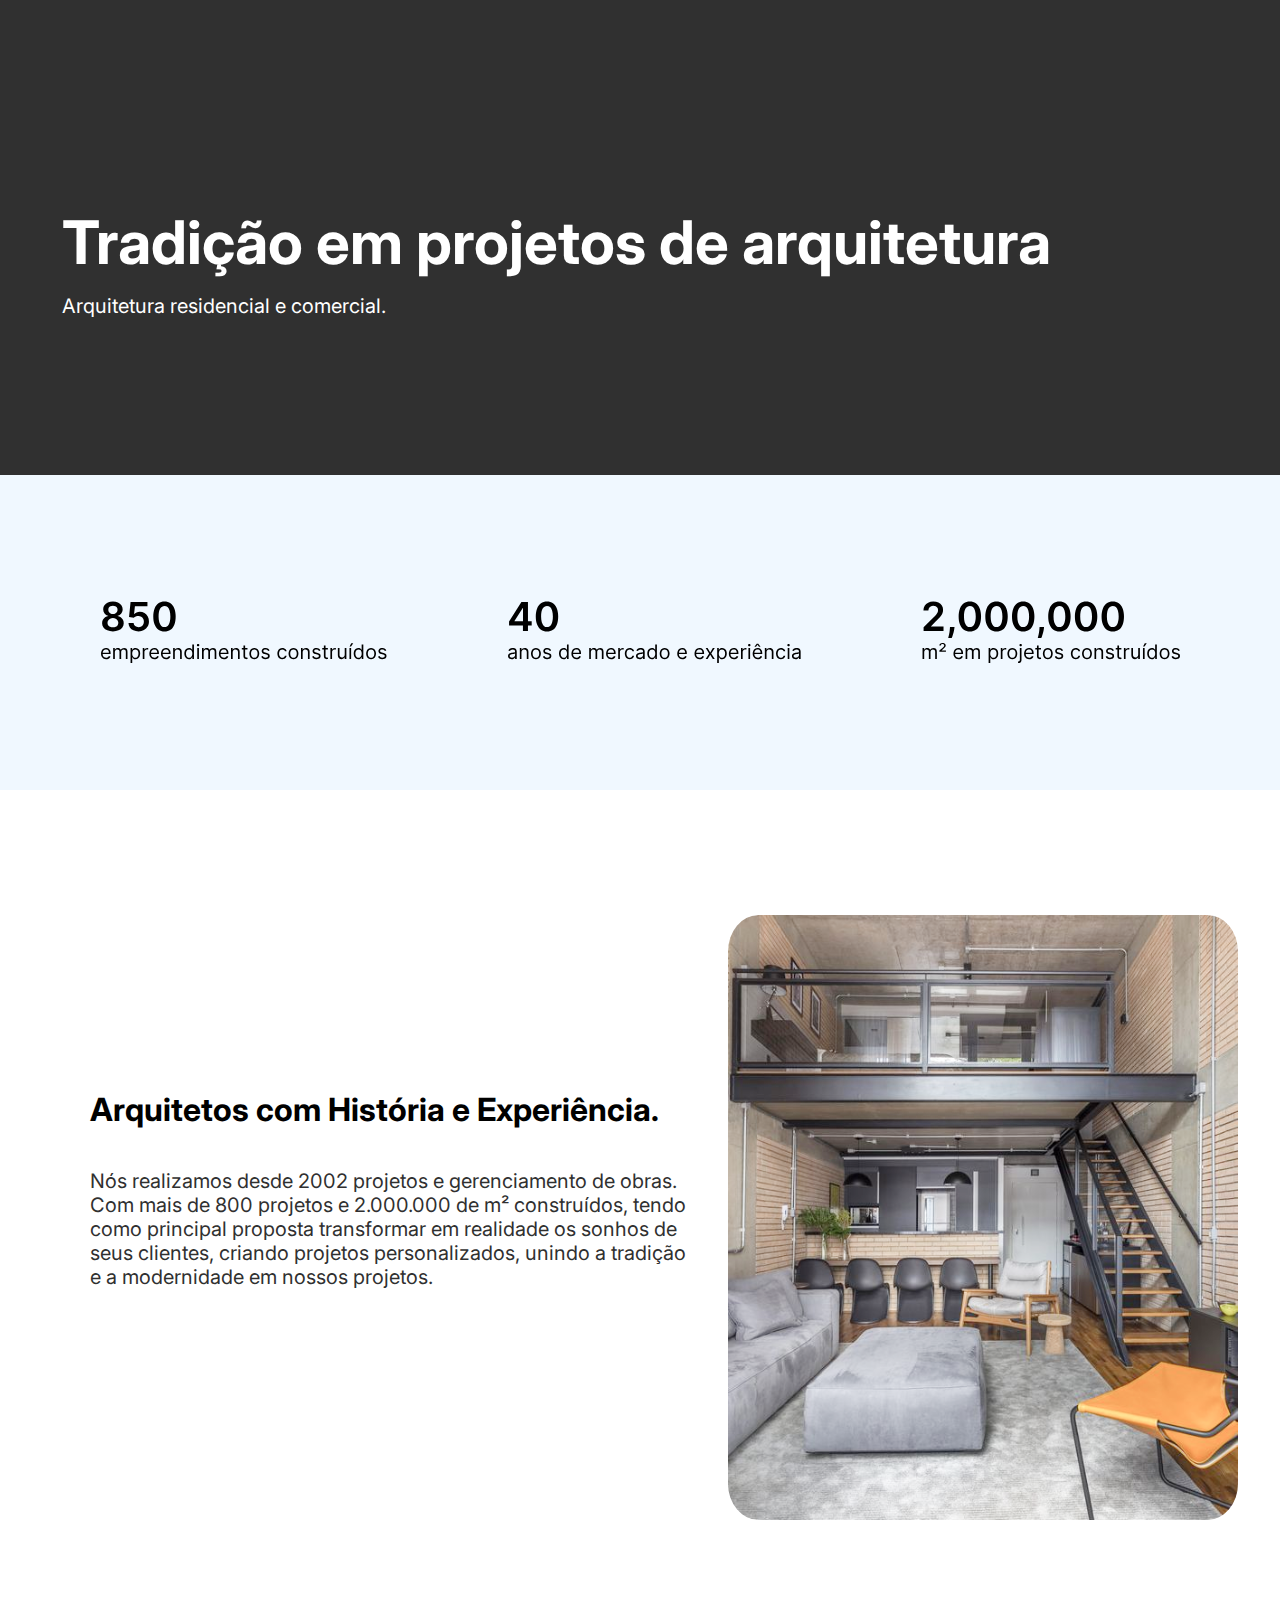
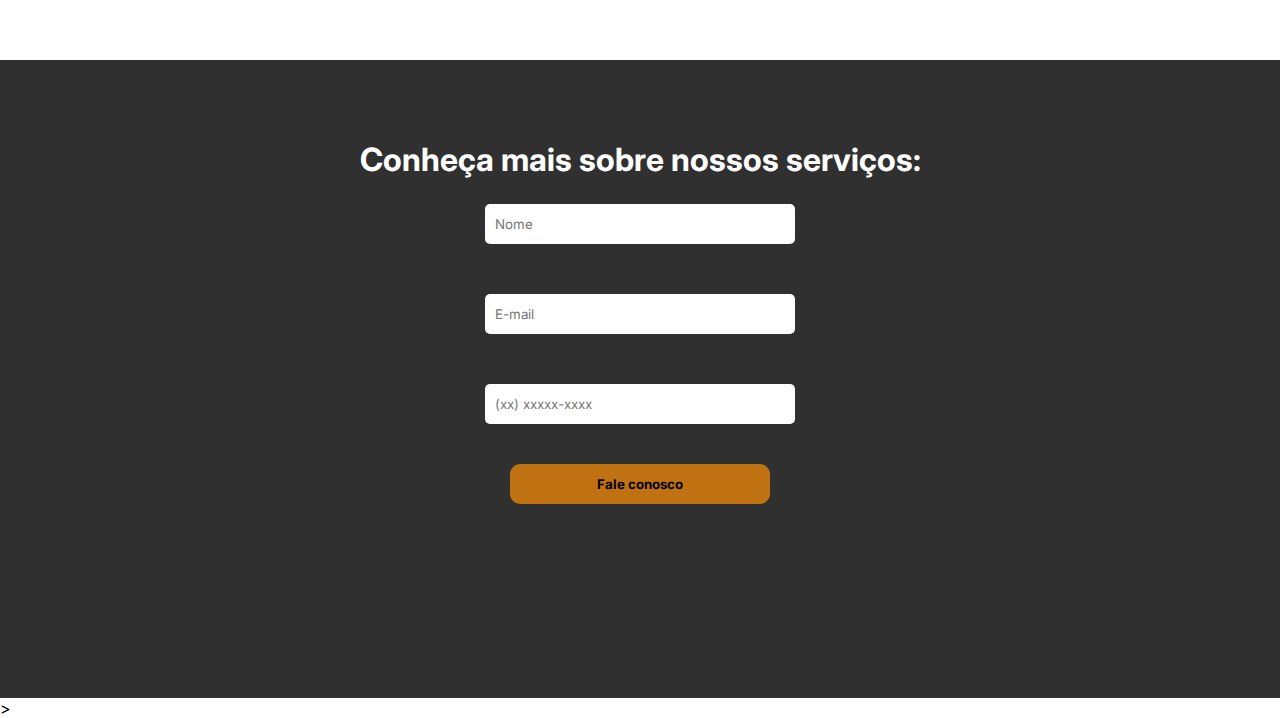
<file: index.html>
<!DOCTYPE html>
<html lang="pt-br">
<head>
    <meta charset="UTF-8">
    <meta name="MobileOptimized" content="max-device-width">
    <meta name="viewport" content="width=device-width, initial-scale=1.0">
    <link rel="stylesheet" href="index.css">
    <link rel="preconnect" href="https://fonts.googleapis.com">
    <link rel="preconnect" href="https://fonts.gstatic.com" crossorigin>
    <link href="https://fonts.googleapis.com/css2?family=Inter:wght@100..900&display=swap" rel="stylesheet">
    <link rel="preconnect" href="https://fonts.googleapis.com">
    <link rel="preconnect" href="https://fonts.gstatic.com" crossorigin>
    <link href="https://fonts.googleapis.com/css2?family=Cedarville+Cursive&display=swap" rel="stylesheet">
    <title id="title1">Projeto de arquiteturea</title>
</head>
<body>
    <div id="cabeca">
        
            <h1 id="titulocabeca">Tradição em projetos de arquitetura</h1>
            
            <p id="textocabeca">Arquitetura residencial e comercial. </p>
       
        
    </div>
        <div id="menuinformativo">
            

                <p id="if1"><img class="icone" src="./svgs/infor1.svg"></p>
                <p id="if2"><img class="icone" src="./svgs/infor2.svg"></p>
                <p id="if3"><img class="icone" src="./svgs/infor3.svg"></p>
            
        </div>
    <div id="sessao">
        <div id="texto">
            <h1 id="titulosessao">Arquitetos com História e Experiência.</h1>
            <br><br>    
            <p id="textosessao">  Nós realizamos desde 2002 projetos e gerenciamento de obras. <br>

                Com mais de 800 projetos e 2.000.000 de m² construídos, tendo <br>

                como principal proposta transformar em realidade os sonhos de <br>

                seus clientes, criando projetos personalizados, unindo a tradição <br>

                e a modernidade em nossos projetos.
            </p>
        </div>
       
        <div class="images">  
            <div class="box">
             <div class="box-image"><img src="./svgs/arquitetura.svg"></div>
            </div>
      
        </div>
    </div>
    <div id="formumlario">
       
        <form action="https://api.sheetmonkey.io/form/aEVxWnizL5egKdykgPWABB" method="post"> 
            <h1 id="tituloform">Conheça mais sobre nossos serviços:</h1>
            <input type="text" placeholder="Nome" name="Name" required><br>
            <input type="email" placeholder="E-mail" name="Email" required><br>
            <input type="tel" required placeholder="(xx) xxxxx-xxxx" name="Phone"><br>
            <input type="hidden" name="Created" value="x-sheetmonkey-current-date-time" />
            <button type="submit">Fale conosco</button>

        </form>
    </div> 
    <script src="./java/java.js"></script><!--não consegui faser um slider automático-->>
</body>
</html>
</file>
<file: index.css>
*{
    margin: 0px;
    padding: 0px;
    font-family: "inter";

}
#cabeca{
    background-color: #303030;
    background-size: calc(max-device-width * 0.98);
    width:auto;
    height: 475px;
    margin: 0;
    padding: 0;
}
  
#titulocabeca{
    font-size: 60px;
    color: #ffffff;
    padding-top: 206px;
    padding-left: 62px;
    font-family: "inter";
}
#textocabeca{
    font-size: 20px;
    color: #ffffff;
    padding-top: 16px;
    padding-left: 62px;
    font-family: "inter";
}
#menuinformativo{
    height: 235px;
    background-color: aliceblue;
    background-size: calc(max-device-width * 0.98);
    padding: 40px;
    display: grid;
    grid-template-areas: "l m r";
    animation-duration: 0.5s;
    animation-name: ladinho;
    
}
@keyframes ladinho {
    from {
      margin-left: 100%;
      width: 300%;
    }
  
    to {
      margin-left: 0%;
      width: 100%;
    }
}
/* animação para dar uma diferenciada */
#if1{
    display: flex;
    align-items: center;
    margin: auto;
    grid-area: "l";

}
#if2{
    display: flex;
    align-items: center;
    margin: auto;
    grid-area: "m";

}
#if3{
    display: flex;
    align-items: center;
    margin: auto;
    grid-area: "r";

}
.icone{
    margin: 70px 0px 70px 0px;
    align-items: center;
    padding: 0px;
}
#sessao{
    display: grid;
    grid-auto-flow: column;
    grid-column: auto;
    animation-duration: 0.5s;
    animation-name: ladinho2;
    
}
/* animação para dar uma diferenciada */
@keyframes ladinho2 {
    from {
      margin-left: 100%;
      width: 300%;
    }
  
    to {
      margin-left: 0%;
      width: 100%;
    }
}
img{
    image-rendering: calc(100% * ".box-image");
}
#texto{
    margin-left: 40px;
    padding-right: 10px;
    display: auto;
    font-family: "inter";

}
.box{
    width: 490px;
    height: 630px;
    border-radius: 6%;
    margin: 5px;
}

.box-image img{
    display: flex;
    transition: 0.7 ease-in-out;
    transform: translateX();
    width: 510px;
    height: 605px;
    margin: 50px 0px 80px 0px;
    border-radius: 6%;
    position:absolute;
}

.images{
    display: flex;
    margin: 70px 50px 160px 20px;
}
#titulosessao{
    color: #000000;
    margin-top: 300px;
    margin-left: 50px;
    font-family: "inter";

}
#textosessao{
    
    font-size: 20px;
    margin-left: 50px;
    font-family: "inter";
    color: #303030;
}
#formumlario{
    background-color: #303030;
    background-size: calc(max-device-width * 0.98);
    height: 638px;
    text-align: center;
}
#tituloform{
    font-size: 32;
    color:#ffffff;
    text-align: center;
    padding-top: 80px;
    padding-left: 48px;
    padding-right: 48px;
}
input{
    width: 300px;
    height: 40px;
    background-color: #ffffff;
    color: black;
    margin: 25px;
    border: 0px;
    border-radius: 5px;
    padding-left: 10px;
}
button{
    width: 260px;
    height: 40px;
    background-color: #C07212;
    margin: 15px;
    border: 0px;
    border-radius: 10px;
    margin-bottom: 50px;
    font-weight: bolder;
    cursor: pointer;
}
button:hover{
    background-color:#a08324;
    color: white;
    transform: translateY(-7px);
    box-shadow:0px 15px 20px 0px #4427007e;
}
/* segundo html */
#cabecaGT{
    padding: 20px;
    font-family: "Cedarville Cursive", cursive; 
    background-color: #745020c7;
    color: #310101;
    height: 180px;
    font-size: 25pt;
    text-align: center;

}
#aguarde{
    font-size: 18pt;
    text-align: center;
    color: aliceblue;
    background-image: url(./svgs/essa.gif);
    background-size: calc(180%);
    width: auto * max-width;
    height: 900px;
    font-family: "Cedarville Cursive";
    font-style: normal;
}
form{
    animation-duration: 0.5s;
    animation-name: slidein;
    
}
/* animação para dar uma diferenciada */
@keyframes slidein {
    from {
      margin-left: 100%;
      width: 300%;
    }
  
    to {
      margin-left: 0%;
      width: 100%;
    }
}
/* adaptação reponsiva para  mobile*/
@media only screen and (max-device-width: 1000px) {
    #cabeca{ 
    display: auto;
    background-image: calc(auto);
    width: max-device-width * 5px;
    height: mas-device-height * 5px;
    align-content: center;
    text-align: center;
    margin: 0px;
    
    }
    #titulocabeca{
        font-size: calc(max-device-width * 1.8%);
        margin: 0px;
        text-align: center;
        padding: 5px;
    }
    #textocabeca{
        font-size: calc(max-device-width * 1.8%);
        margin: 0px;
        text-align: center;
        padding: 5px;
    }
} 
@media only screen and  (max-device-width: 1000px){
    #menuinformativo{
        display: grid;
        grid-template-areas: "l" "m" "r";
        grid-template-columns: 1fr;
        width: calc(max-device-width * auto);
        height:850px ;
        background-color: aliceblue;
        margin-bottom: calc(max-device-width * auto);
        
    }
    
    #if1{
        display: flex;
        align-items: center;
        grid-area: "l";
        background-color: aliceblue;
        background-size: auto;
        
    }

    #if2{
        display: flex;
        align-items: center;
        
        grid-area: "m";
        background-color: aliceblue;
        margin: calc(max-device-width * auto);
        
    }
    #if3{
        display: flex;
        align-items: center;
        margin: auto;
        grid-area: "m";
        background-color: aliceblue;
        margin: calc(max-device-width * auto);
       
    }
    
}
@media only screen and  (max-device-width: 1000px){
    #sessao{
        grid-template-areas: "l" "r";
        grid-template-columns: 1fr;
        margin-top: 30px;
        margin-left: 0px;
        margin-right: 0px;
        margin-bottom: 550px;
        padding: 10px;
        height: 1000px;
        width: 400px;
        align-items: center;
        
    }
    #texto{
        display: auto;
        margin: 0px;
        padding: 0px;
        align-items:center;
        text-align: center;
        width: 400px;
    
    }
    #titulosessao{
        font-size: 35px;
        margin: 0px;
        padding: 0px;
        align-items:center;
        text-align: center;

    }
    #textosessao{
        font-size: 20px;
        margin: 0px;
        padding: 0px;
        align-items:center;
        text-align: center;

    }
    .images{
        margin: 0;
        padding: 0px;
        align-items: center;

    }
    
        .box{
        width: 390px;
        height: 700px;
        margin: 0px;
        padding: 0px;
    }
    
    .box-image img{
        width: 390px;
        height: 700px;
        margin: 0px;
        padding: 0px;

    }
    
}
</file>
